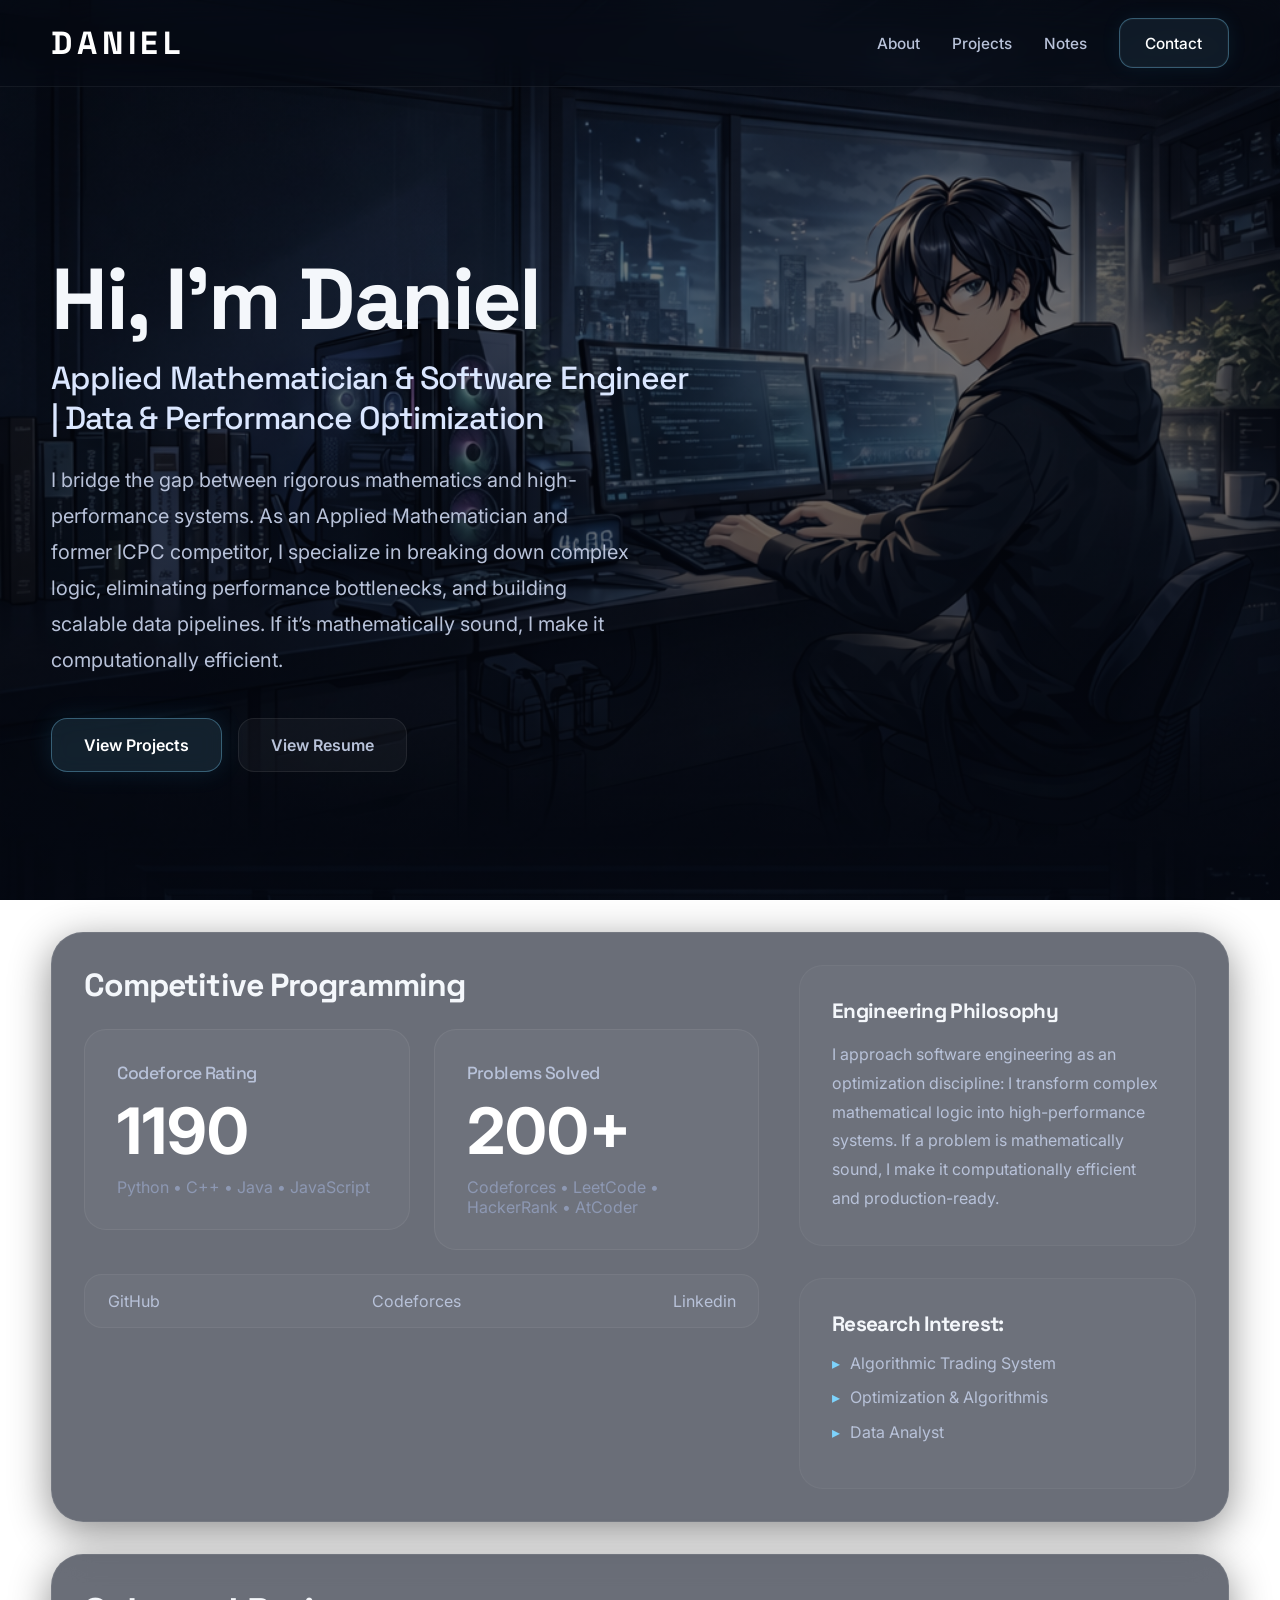
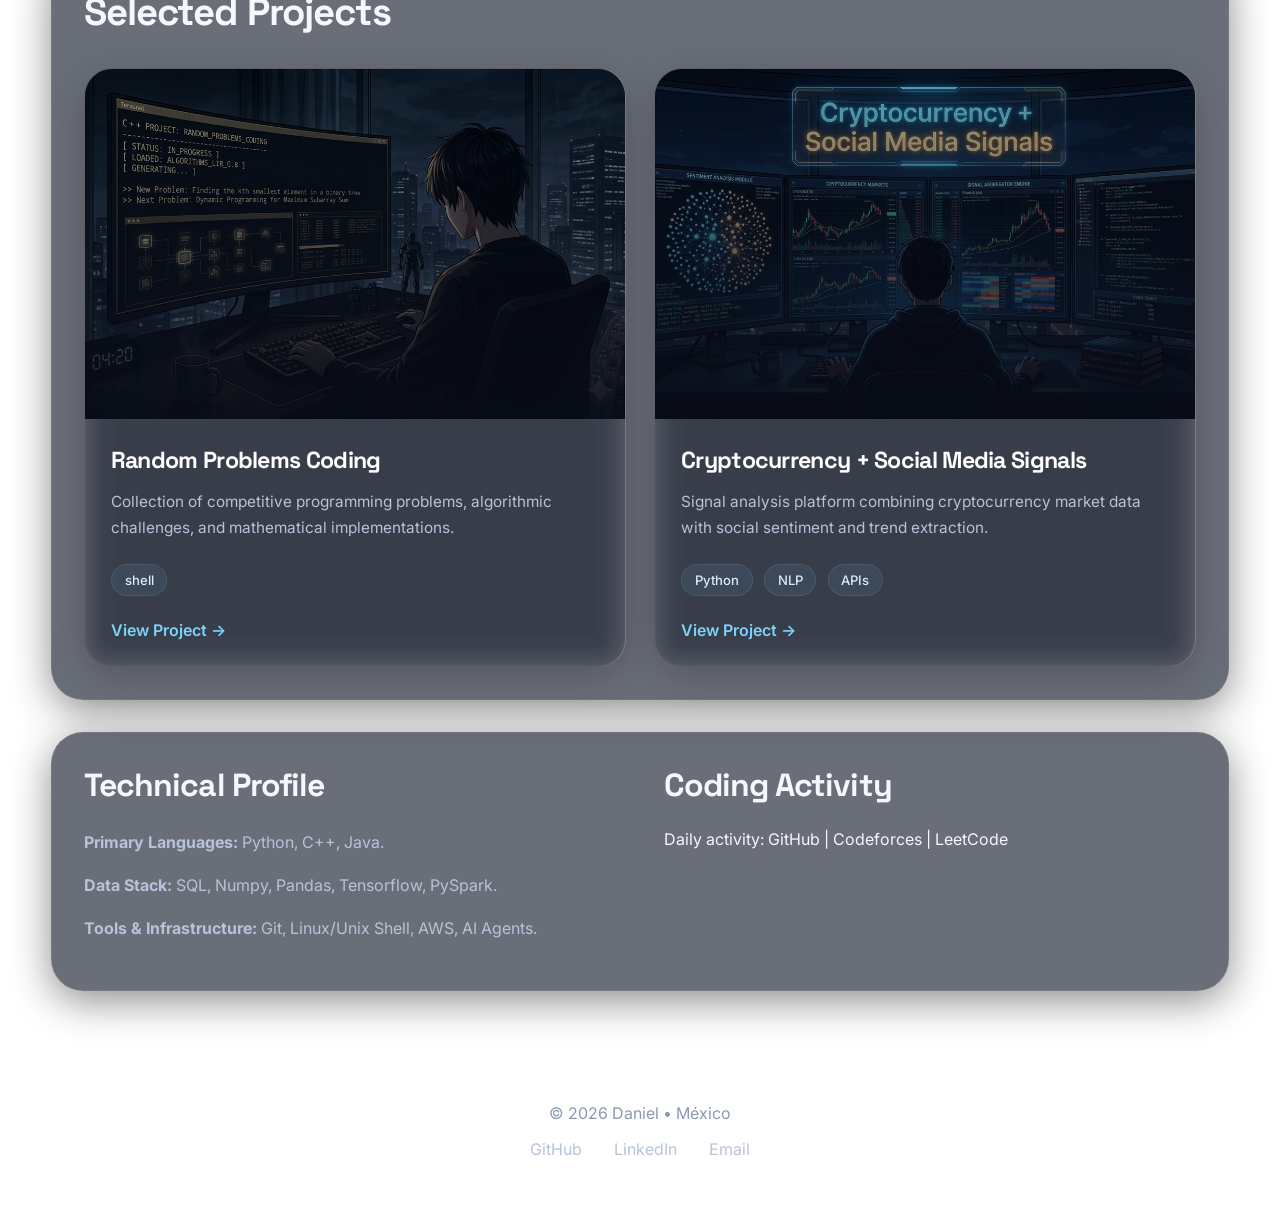
<file: index.html>
<!DOCTYPE html>
<html lang="es">
<head>
    <meta charset="UTF-8">
    <meta name="viewport" content="width=device-width, initial-scale=1.0">
    <title>Daniel</title>
    <link rel="stylesheet" href="style.css">
    <link rel="stylesheet" href="emergente/emergente.css">
</head>
<body>
    <!--Navbar-->
    <nav class="navbar">
        <div class="nav-content">
            <h1 class="logo">DANIEL</h1>
            <div class="nav-links">
                <a href="#about">About</a>
                <a href="#projects">Projects</a>
                <a href="#notes">Notes</a>
                <a href="#" class="btn-contact">Contact</a>
            </div>
        </div>
    </nav>
    <!--Hero/About-->
    <section id="about" class="hero">
        <div class="hero-content">
            <h1>Hi, I'm Daniel </h1>
            <h2>Applied Mathematician & Software Engineer | Data & Performance Optimization</h2>
            <p>
                I bridge the gap between rigorous mathematics and high-performance systems. 
                As an Applied Mathematician and former ICPC competitor, I specialize in breaking down 
                complex logic, eliminating performance bottlenecks, and building scalable data pipelines. 
                If it’s mathematically sound, I make it computationally efficient.
            </p>
            <!--buttons-->
            <div class="hero-buttons">
                <a href="#projects" class="btn-primary">View Projects</a>
                <a href="assets/resume.pdf" class="btn-secondary" target="_blank">View Resume</a>
            </div>
        </div>
    </section>
    <section class="stats-philosophy-section">
    <div class="container main-layout">
        
        <!-- Lado Izquierdo: Programación Competitiva -->
        <div class="left-column">
            <h2>Competitive Programming</h2>
            <div class="stats-grid">
                <a href="Dash/dash.html" class="stat-link">
                    <div class="stat-card">
                        <h3>Codeforce Rating</h3>
                        <p class="number">1190</p> <!-- Rating actualizado -->
                        <p class="techs">Python • C++ • Java • JavaScript</p>
                    </div>
                </a>
                <div class="stat-card">
                    <h3>Problems Solved</h3>
                    <p class="number">200+</p> <!-- Problemas resueltos en plataformas como Codeforces y HackerRank -->
                    <p class="techs">Codeforces • LeetCode • HackerRank • AtCoder</p>
                </div>
            </div>
            
            <!-- Barra de links tipo "Handle" -->
            <div class="links-handle">
                <a href="https://github.com/DANIELROCO09">GitHub</a>
                <a href="#">Codeforces</a>
                <a href="https://www.linkedin.com/in/danielrodriguezcorrea/">Linkedin</a>
            </div>
        </div>

        <!-- Lado Derecho: Filosofía de Ingeniería -->
        <aside class="right-column">
            <div class="philosophy-box">
                <h3>Engineering Philosophy</h3>
                <p>
                    I approach software engineering as an optimization discipline:
                    I transform complex mathematical logic into high-performance systems. 
                    If a problem is mathematically sound, I make it computationally efficient and production-ready.
                </p>
            </div>
            
            <div class="research-box">
                <h4>Research Interest:</h4>
                <ul>
                    <li>Algorithmic Trading System</li>
                    <li>Optimization & Algorithmis</li>
                    <li>Data Analyst</li>
                </ul>
            </div>
        </aside>

    </div>
</section>
    <!--Projects-->
    <section id="projects" class="projects-section">
        <div class="container">
            <h2>Selected Projects</h2>
            <div class="projects-grid" id="projects-grid">
                <!--script de js-->
            </div>
        </div>
    </section>
    <!--Technical Profile-->
    <section class="profile-section">
        <div class="container grid-2">
            <div>
                <h2>Technical Profile</h2>
                <ul class="profile-list">
                    <li><strong>Primary Languages:</strong> Python, C++, Java.</li>
                    <li><strong>Data Stack:</strong> SQL, Numpy, Pandas, Tensorflow, PySpark.</li>
                    <li><strong>Tools & Infrastructure:</strong> Git, Linux/Unix Shell, AWS, AI Agents.</li>
                </ul>
            </div>
            <!--Coding Activity-->
            <div>
                <h2>Coding Activity</h2>
                <p>Daily activity: GitHub | Codeforces | LeetCode</p>
            </div>
        </div>
    </section>
    <!--Emergente-->
    <div id="contactModal" class="modal-overlay">
        <div class="modal-card">
            <button class="close-modal">&times;</button>
            <h2>Let's Connect</h2>
            <a href="mailto:drodriguezcorrea1@gmail.com" class="contact-link">Email </a>
            <a href="https://www.linkedin.com/in/danielrodriguezcorrea/"" target="_blank" class="contact-link">LinkedIn</a>
            <a href="https://github.com/DANIELROCO09" target="_blank" class="contact-link github">GitHub</a>
            <a href="https://wa.me/525539227525" target="_blank" class="contact-link whatsapp">WhatsApp</a>
            <a href="https://calendly.com/daniel-rodriguez-correa" target="_blank" class="contact-link special">Schedule Call</a>
            <a href="assets/resume.pdf" target="_blank" class="contact-link cv-button">View Resume</a>
        </div>
    </div>
    <!--Footer/Contacto-->
    <footer id="contact">
        <div class="container">
            <p>© 2026 Daniel • México</p>
            <div class="social-links">
                <a href="https://github.com/DANIELROCO09" target="_blank">GitHub</a>
                <a href="https://www.linkedin.com/in/danielrodriguezcorrea/" target="_blank">LinkedIn</a>
                <a href="mailto:drodriguezcorrea1@gmail.com">Email</a>
            </div>
        </div>
    </footer>
    <script src="emergente/emergente.js"></script>
    <script src="script.js"></script>

</body>
</html>
</file>
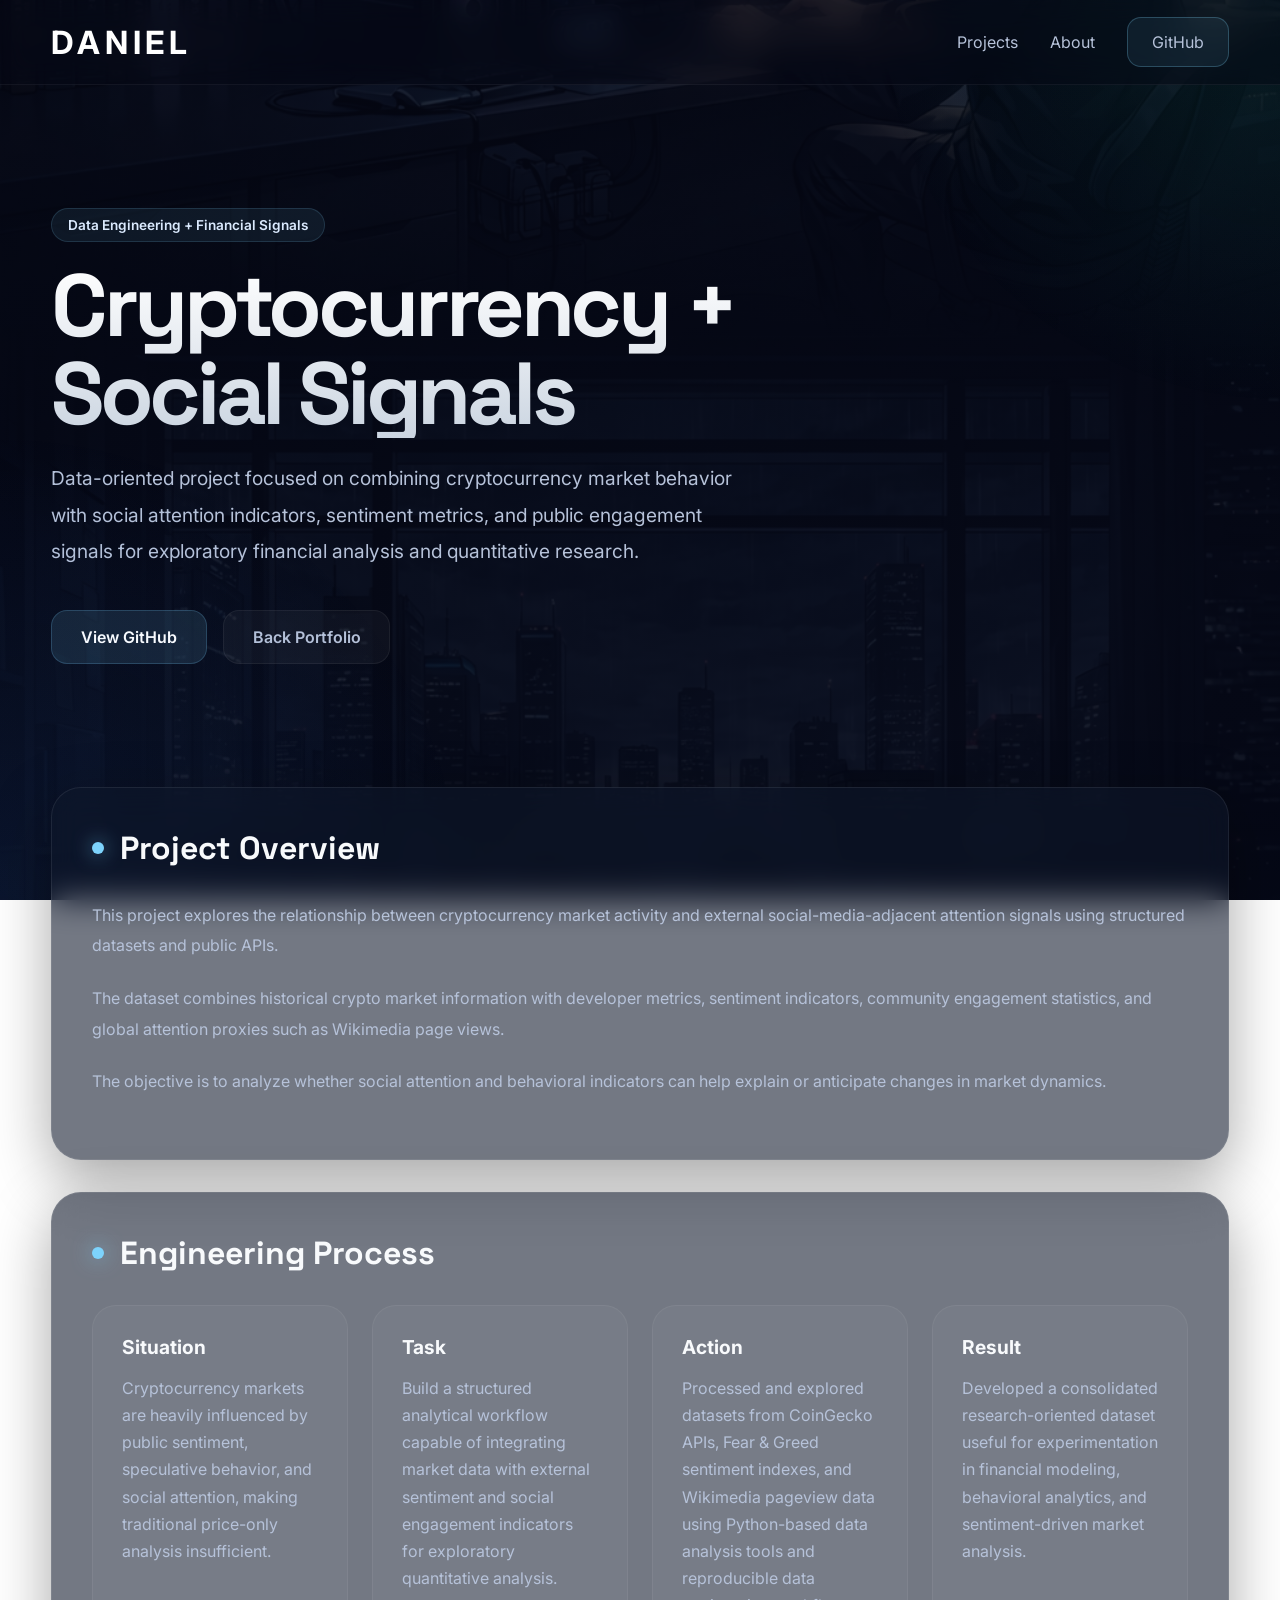
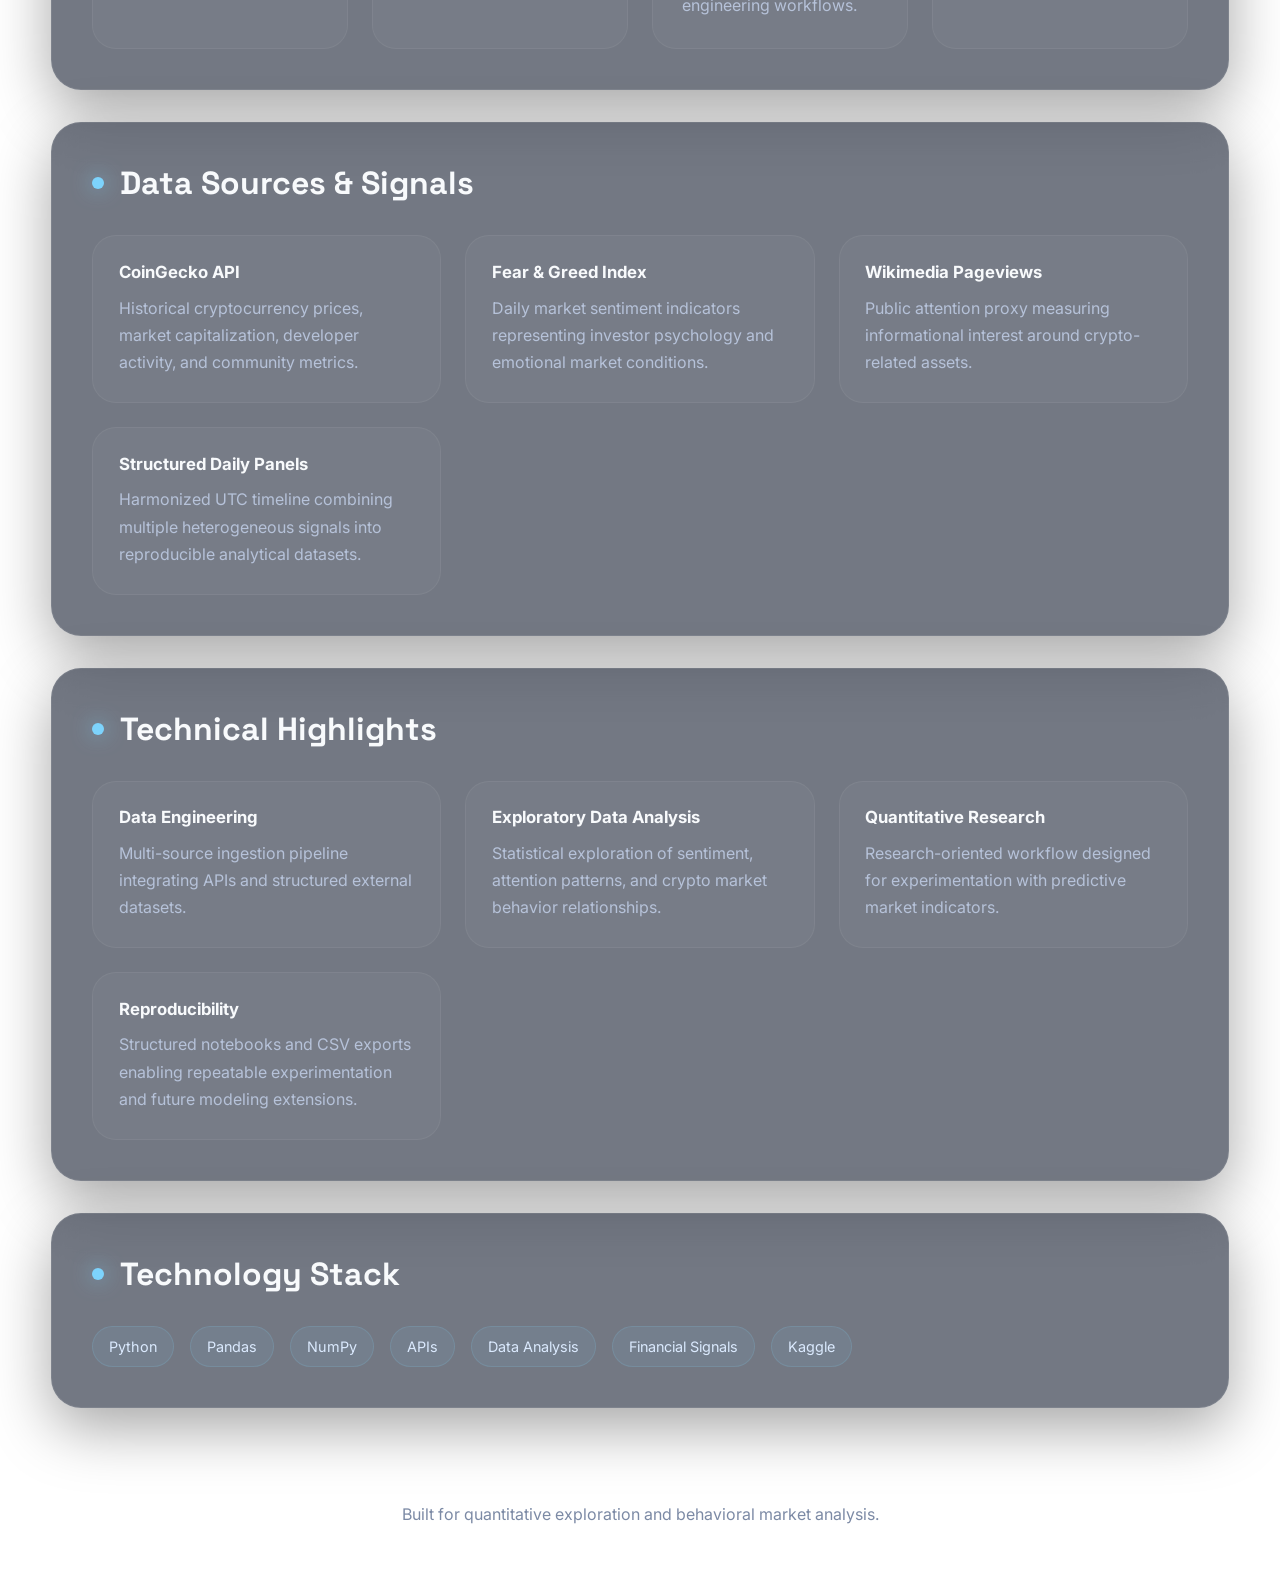
<file: Projects/crypto-signals/crypto-signals.html>
<!DOCTYPE html>
<html lang="en">
<head>

    <meta charset="UTF-8" />

    <meta 
        name="viewport"
        content="width=device-width, initial-scale=1.0"
    />

    <title>Crypto + Social Signals</title>

    <link rel="stylesheet" href="crypto-signals.css" />

</head>

<body>

    <!-- BACKGROUND -->

    <div class="bg-overlay"></div>

    <!-- NAVBAR -->

    <nav class="navbar">

        <div class="nav-container">

            <a href="../../index.html" class="logo">
                DANIEL
            </a>

            <div class="nav-links">

                <a href="../../index.html#projects">
                    Projects
                </a>

                <a href="../../index.html#about">
                    About
                </a>

                <a
                    href="https://github.com/"
                    target="_blank"
                    class="github-btn"
                >
                    GitHub
                </a>

            </div>

        </div>

    </nav>

    <!-- HERO -->

    <section class="hero">

        <div class="hero-content">

            <span class="project-label">
                Data Engineering + Financial Signals
            </span>

            <h1>
                Cryptocurrency + Social Signals
            </h1>

            <p class="hero-description">

                Data-oriented project focused on combining cryptocurrency
                market behavior with social attention indicators,
                sentiment metrics, and public engagement signals
                for exploratory financial analysis and quantitative research.

            </p>

            <div class="hero-buttons">

                <a href="#" class="primary-btn">
                    View GitHub
                </a>

                <a href="../../index.html" class="secondary-btn">
                    Back Portfolio
                </a>

            </div>

        </div>

    </section>

    <!-- OVERVIEW -->

    <section class="overview-section">

        <div class="section-card">

            <div class="section-title">

                <span></span>

                <h2>Project Overview</h2>

            </div>

            <p>

                This project explores the relationship between
                cryptocurrency market activity and external
                social-media-adjacent attention signals using
                structured datasets and public APIs.

            </p>

            <p>

                The dataset combines historical crypto market
                information with developer metrics, sentiment
                indicators, community engagement statistics,
                and global attention proxies such as
                Wikimedia page views.

            </p>

            <p>

                The objective is to analyze whether social
                attention and behavioral indicators can help
                explain or anticipate changes in market dynamics.

            </p>

        </div>

    </section>

    <!-- STAR SECTION -->

    <section class="star-section">

        <div class="section-card">

            <div class="section-title">

                <span></span>

                <h2>Engineering Process</h2>

            </div>

            <div class="star-grid">

                <div class="star-card">

                    <h3>Situation</h3>

                    <p>

                        Cryptocurrency markets are heavily
                        influenced by public sentiment,
                        speculative behavior, and social
                        attention, making traditional price-only
                        analysis insufficient.

                    </p>

                </div>

                <div class="star-card">

                    <h3>Task</h3>

                    <p>

                        Build a structured analytical workflow
                        capable of integrating market data
                        with external sentiment and social
                        engagement indicators for exploratory
                        quantitative analysis.

                    </p>

                </div>

                <div class="star-card">

                    <h3>Action</h3>

                    <p>

                        Processed and explored datasets from
                        CoinGecko APIs, Fear & Greed sentiment
                        indexes, and Wikimedia pageview data
                        using Python-based data analysis tools
                        and reproducible data engineering workflows.

                    </p>

                </div>

                <div class="star-card">

                    <h3>Result</h3>

                    <p>

                        Developed a consolidated research-oriented
                        dataset useful for experimentation in
                        financial modeling, behavioral analytics,
                        and sentiment-driven market analysis.

                    </p>

                </div>

            </div>

        </div>

    </section>

    <!-- DATA SOURCES -->

    <section class="features-section">

        <div class="section-card">

            <div class="section-title">

                <span></span>

                <h2>Data Sources & Signals</h2>

            </div>

            <div class="features-grid">

                <div class="feature-item">

                    <h4>CoinGecko API</h4>

                    <p>

                        Historical cryptocurrency prices,
                        market capitalization, developer
                        activity, and community metrics.

                    </p>

                </div>

                <div class="feature-item">

                    <h4>Fear & Greed Index</h4>

                    <p>

                        Daily market sentiment indicators
                        representing investor psychology
                        and emotional market conditions.

                    </p>

                </div>

                <div class="feature-item">

                    <h4>Wikimedia Pageviews</h4>

                    <p>

                        Public attention proxy measuring
                        informational interest around
                        crypto-related assets.

                    </p>

                </div>

                <div class="feature-item">

                    <h4>Structured Daily Panels</h4>

                    <p>

                        Harmonized UTC timeline combining
                        multiple heterogeneous signals into
                        reproducible analytical datasets.

                    </p>

                </div>

            </div>

        </div>

    </section>

    <!-- TECHNICAL HIGHLIGHTS -->

    <section class="features-section">

        <div class="section-card">

            <div class="section-title">

                <span></span>

                <h2>Technical Highlights</h2>

            </div>

            <div class="features-grid">

                <div class="feature-item">

                    <h4>Data Engineering</h4>

                    <p>

                        Multi-source ingestion pipeline
                        integrating APIs and structured
                        external datasets.

                    </p>

                </div>

                <div class="feature-item">

                    <h4>Exploratory Data Analysis</h4>

                    <p>

                        Statistical exploration of sentiment,
                        attention patterns, and crypto market
                        behavior relationships.

                    </p>

                </div>

                <div class="feature-item">

                    <h4>Quantitative Research</h4>

                    <p>

                        Research-oriented workflow designed
                        for experimentation with predictive
                        market indicators.

                    </p>

                </div>

                <div class="feature-item">

                    <h4>Reproducibility</h4>

                    <p>

                        Structured notebooks and CSV exports
                        enabling repeatable experimentation
                        and future modeling extensions.

                    </p>

                </div>

            </div>

        </div>

    </section>

    <!-- STACK -->

    <section class="stack-section">

        <div class="section-card">

            <div class="section-title">

                <span></span>

                <h2>Technology Stack</h2>

            </div>

            <div class="stack-container">

                <span>Python</span>
                <span>Pandas</span>
                <span>NumPy</span>
                <span>APIs</span>
                <span>Data Analysis</span>
                <span>Financial Signals</span>
                <span>Kaggle</span>

            </div>

        </div>

    </section>

    <!-- FOOTER -->

    <footer class="footer">

        <p>
            Built for quantitative exploration and behavioral market analysis.
        </p>

    </footer>

</body>
</html>
</file>
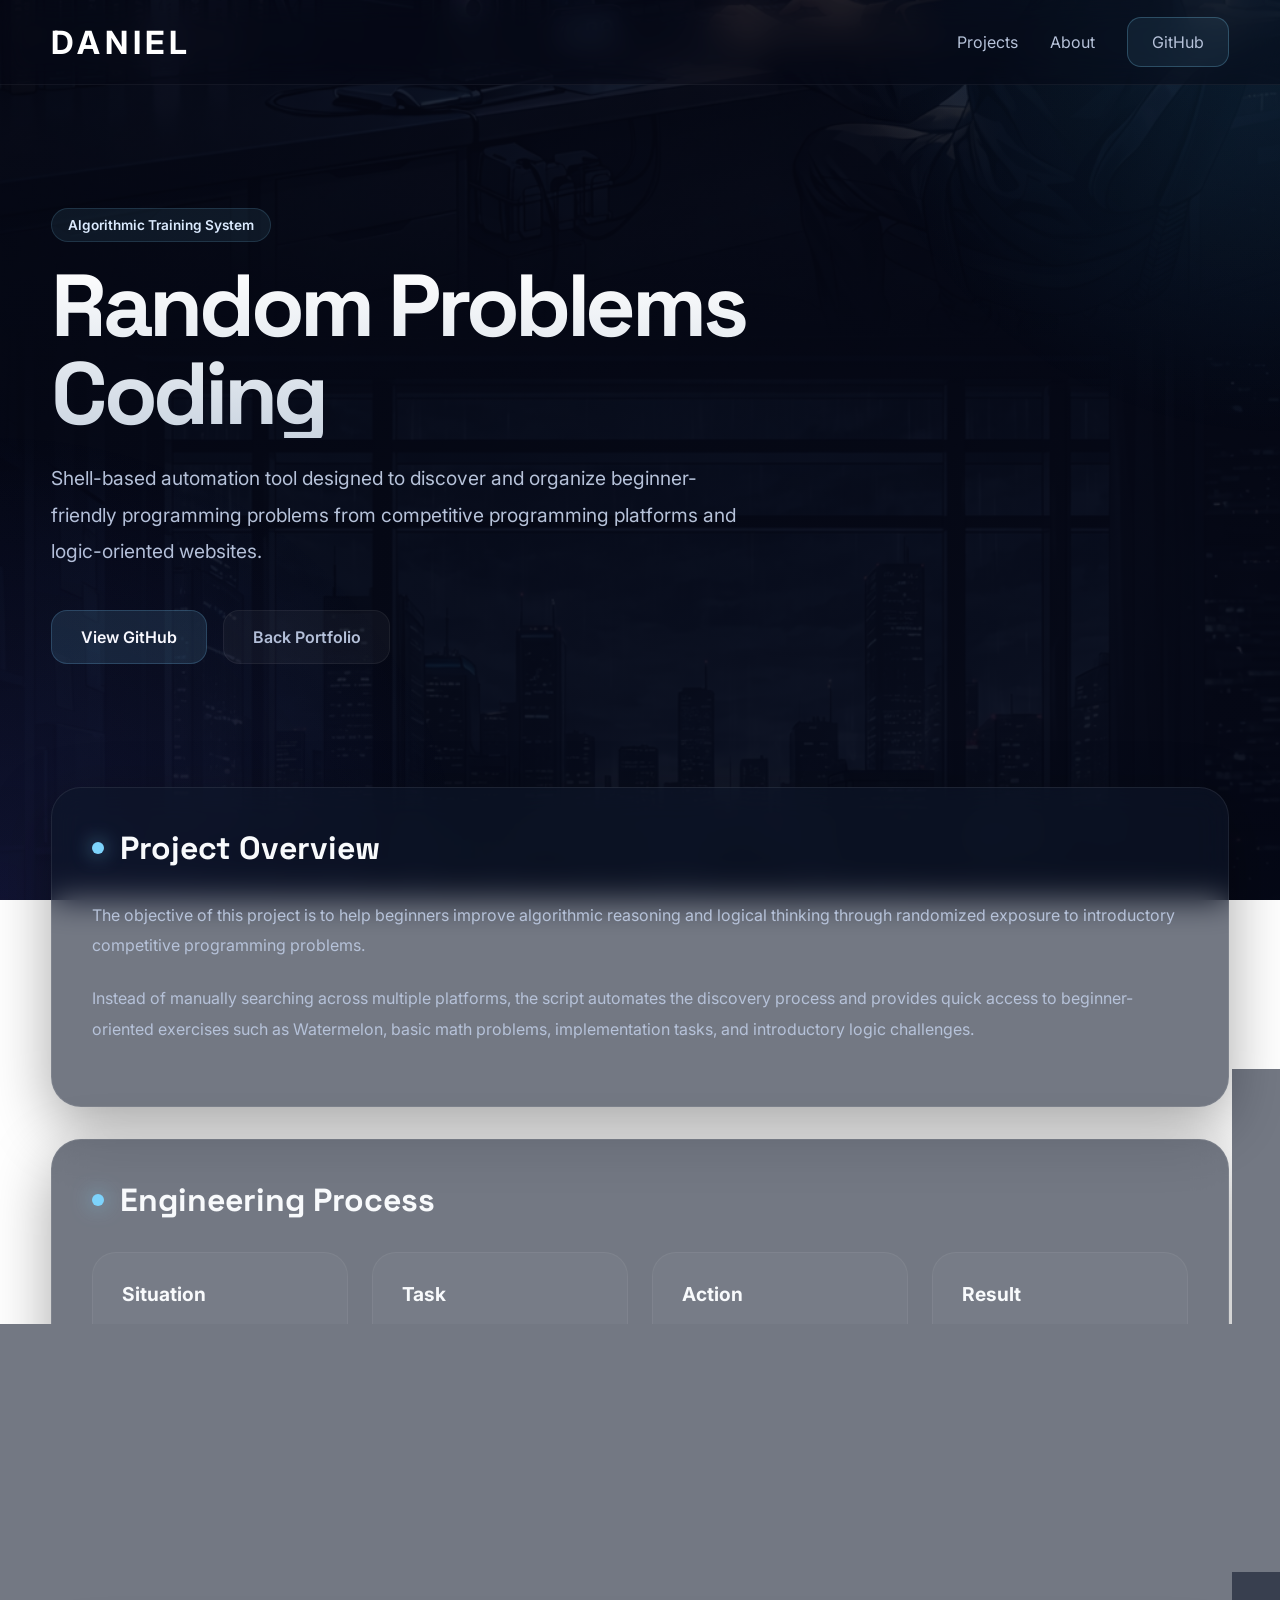
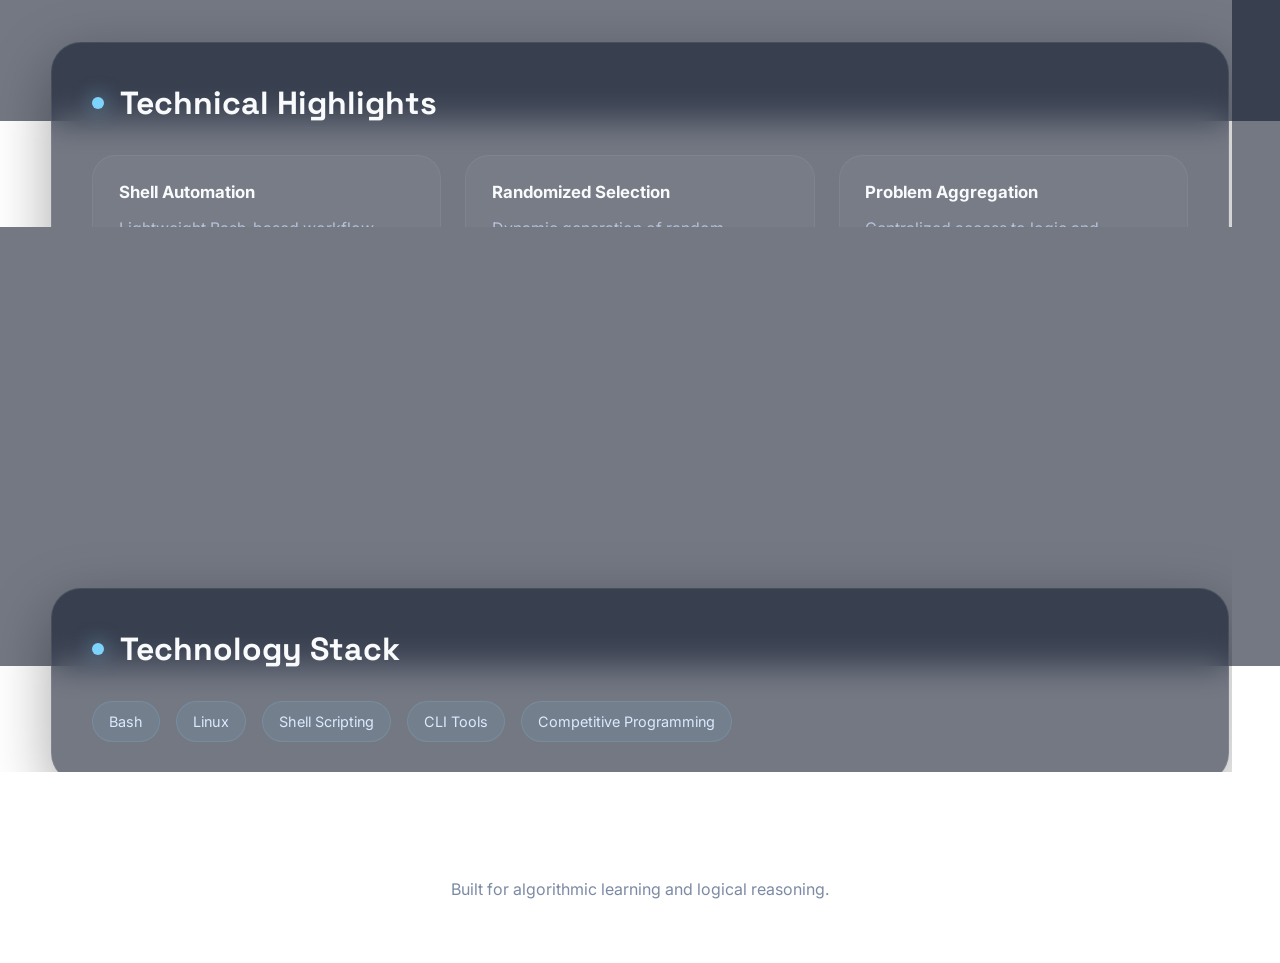
<file: Projects/random-problems/random-problems.html>
<!DOCTYPE html>
<html lang="en">
<head>
    <meta charset="UTF-8" />
    <meta name="viewport" content="width=device-width, initial-scale=1.0" />

    <title>Random Problems Coding</title>

    <link rel="stylesheet" href="random-problems.css" />
</head>

<body>

    <!-- BACKGROUND GLOW -->
    <div class="bg-overlay"></div>

    <!-- NAVBAR -->

    <nav class="navbar">

        <div class="nav-container">

            <a href="../../index.html" class="logo">
                DANIEL
            </a>

            <div class="nav-links">
                <a href="../../index.html#projects">Projects</a>
                <a href="../../index.html#about">About</a>

                <a 
                    href="https://github.com/DANIELROCO09"
                    target="_blank"
                    class="github-btn"
                >
                    GitHub
                </a>
            </div>

        </div>

    </nav>
    <!-- HERO -->
    <section class="hero">
        <div class="hero-content">
            <span class="project-label">
                Algorithmic Training System
            </span>

            <h1>
                Random Problems Coding
            </h1>

            <p class="hero-description">

                Shell-based automation tool designed to discover and organize
                beginner-friendly programming problems from competitive
                programming platforms and logic-oriented websites.

            </p>

            <div class="hero-buttons">

                <a href="https://github.com/DANIELROCO09/codeforces-random" class="primary-btn">
                    View GitHub
                </a>

                <a href="../../index.html" class="secondary-btn">
                    Back Portfolio
                </a>

            </div>

        </div>

    </section>

    <!-- OVERVIEW -->

    <section class="overview-section">

        <div class="section-card">

            <div class="section-title">
                <span></span>
                <h2>Project Overview</h2>
            </div>

            <p>

                The objective of this project is to help beginners improve
                algorithmic reasoning and logical thinking through randomized
                exposure to introductory competitive programming problems.

            </p>

            <p>

                Instead of manually searching across multiple platforms,
                the script automates the discovery process and provides
                quick access to beginner-oriented exercises such as
                Watermelon, basic math problems, implementation tasks,
                and introductory logic challenges.

            </p>

        </div>

    </section>

    <!-- STAR SECTION -->

    <section class="star-section">

        <div class="section-card">

            <div class="section-title">
                <span></span>
                <h2>Engineering Process</h2>
            </div>

            <div class="star-grid">

                <div class="star-card">

                    <h3>Situation</h3>

                    <p>
                        Beginner programmers often struggle to find
                        appropriate problems for developing logical
                        reasoning without becoming overwhelmed by
                        advanced competitive programming content.
                    </p>

                </div>

                <div class="star-card">

                    <h3>Task</h3>

                    <p>
                        Design a lightweight automation system capable
                        of gathering randomized beginner-level problems
                        from multiple online sources using a terminal-first
                        workflow.
                    </p>

                </div>

                <div class="star-card">

                    <h3>Action</h3>

                    <p>
                        Developed a shell-based script that fetches,
                        filters, and organizes beginner-friendly
                        algorithmic challenges while maintaining
                        simplicity and minimal system overhead.
                    </p>

                </div>

                <div class="star-card">

                    <h3>Result</h3>

                    <p>
                        Created a fast and practical learning utility
                        for improving problem-solving consistency,
                        logical thinking, and exposure to algorithmic
                        patterns for novice programmers.
                    </p>

                </div>

            </div>

        </div>

    </section>

    <!-- FEATURES -->

    <section class="features-section">

        <div class="section-card">

            <div class="section-title">
                <span></span>
                <h2>Technical Highlights</h2>
            </div>

            <div class="features-grid">

                <div class="feature-item">
                    <h4>Shell Automation</h4>
                    <p>
                        Lightweight Bash-based workflow optimized for
                        terminal environments.
                    </p>
                </div>

                <div class="feature-item">
                    <h4>Randomized Selection</h4>
                    <p>
                        Dynamic generation of random beginner-level
                        exercises for consistent daily practice.
                    </p>
                </div>

                <div class="feature-item">
                    <h4>Problem Aggregation</h4>
                    <p>
                        Centralized access to logic and competitive
                        programming exercises from multiple platforms.
                    </p>
                </div>

                <div class="feature-item">
                    <h4>Learning Focused</h4>
                    <p>
                        Prioritizes algorithmic intuition and reasoning
                        rather than difficulty escalation.
                    </p>
                </div>

            </div>

        </div>

    </section>

    <!-- STACK -->

    <section class="stack-section">

        <div class="section-card">

            <div class="section-title">
                <span></span>
                <h2>Technology Stack</h2>
            </div>

            <div class="stack-container">

                <span>Bash</span>
                <span>Linux</span>
                <span>Shell Scripting</span>
                <span>CLI Tools</span>
                <span>Competitive Programming</span>

            </div>

        </div>

    </section>

    <!-- FOOTER -->

    <footer class="footer">

        <p>
            Built for algorithmic learning and logical reasoning.
        </p>

    </footer>

</body>
</html>
</file>
<file: style.css>
@import url('https://fonts.googleapis.com/css2?family=Inter:wght@300;400;500;600;700&family=Space+Grotesk:wght@400;500;700&display=swap');

:root{
    --bg:#060b16;
    --bg-secondary:#0b1220;

    --primary:#7dd3fc;
    --primary-strong:#38bdf8;

    --text:#f4f7fb;
    --text-soft:#b8c2d9;
    --text-muted:#8d98b3;

    --card-bg:rgba(15,22,38,0.62);
    --card-border:rgba(255,255,255,0.08);

    --shadow:
    0 10px 40px rgba(0,0,0,0.45);

    --blur:blur(18px);
}

*{
    margin:0;
    padding:0;
    box-sizing:border-box;
}

html{
    scroll-behavior:smooth;
}

body{
    font-family:'Inter',sans-serif;
    color:var(--text);
    background:
    linear-gradient(
        rgba(4,8,18,0.45),
        rgba(4,8,18,0.68)
    ),
    url('assets/fondo.png');

    background-size:cover;
    background-position:center top;
    background-attachment:fixed;

    min-height:100vh;
    overflow-x:hidden;
}

/* =========================
   GLOBAL
========================= */

.container{
    width:min(1220px,92%);
    margin:auto;
}

h1,h2,h3,h4{
    font-family:'Space Grotesk',sans-serif;
    letter-spacing:-0.03em;
}

section{
    position:relative;
    z-index:2;
}

/* =========================
   NAVBAR
========================= */

.navbar{
    position:fixed;
    top:0;
    width:100%;
    z-index:1000;

    background:rgba(6,11,22,0.38);

    backdrop-filter:var(--blur);
    -webkit-backdrop-filter:var(--blur);

    border-bottom:1px solid rgba(255,255,255,0.06);
}

.nav-content{
    width:min(1220px,92%);
    margin:auto;

    height:86px;

    display:flex;
    align-items:center;
    justify-content:space-between;
}

.logo{
    font-size:2rem;
    font-weight:700;
    letter-spacing:0.15em;
    color:white;
}

.nav-links{
    display:flex;
    align-items:center;
    gap:2rem;
}

.nav-links a{
    text-decoration:none;
    color:var(--text-soft);

    font-size:0.96rem;
    font-weight:500;

    transition:0.3s ease;
}

.nav-links a:hover{
    color:white;
}

.btn-contact{
    padding:0.9rem 1.6rem;

    border-radius:14px;

    border:1px solid rgba(125,211,252,0.35);

    background:rgba(125,211,252,0.08);

    color:white !important;

    box-shadow:
    inset 0 0 0 1px rgba(255,255,255,0.03),
    0 0 20px rgba(56,189,248,0.08);

    transition:0.35s ease;
}

.btn-contact:hover{
    transform:translateY(-2px);

    background:rgba(125,211,252,0.14);

    box-shadow:
    0 0 25px rgba(56,189,248,0.15);
}

/* =========================
   HERO
========================= */

.hero{
    min-height:100vh;
    display:flex;
    align-items:center;
    padding-top:8rem;
    padding-left: 4%;
}

.hero-content{
    max-width:640px;
}

.hero-content h1{
    font-size:5.4rem;
    line-height:1;
    margin-bottom:1rem;
}

.hero-content h2{
    font-size:2rem;
    font-weight:500;

    color:#dbe7ff;

    margin-bottom:1.5rem;
}

.hero-content p{
    font-size:1.25rem;
    line-height:1.8;

    color:var(--text-soft);

    max-width:580px;
}

.hero-buttons{
    display:flex;
    gap:1rem;
    margin-top:2.5rem;
}

.btn-primary,
.btn-secondary{
    text-decoration:none;

    padding:1rem 2rem;

    border-radius:16px;

    font-weight:600;

    transition:0.35s ease;
}

.btn-primary{
    background:rgba(125,211,252,0.12);

    border:1px solid rgba(125,211,252,0.35);

    color:white;

    backdrop-filter:blur(10px);

    box-shadow:
    0 0 25px rgba(56,189,248,0.12);
}

.btn-primary:hover{
    transform:translateY(-4px);

    box-shadow:
    0 10px 40px rgba(56,189,248,0.22);
}

.btn-secondary{
    background:rgba(255,255,255,0.04);

    border:1px solid rgba(255,255,255,0.08);

    color:var(--text-soft);
}

.btn-secondary:hover{
    background:rgba(255,255,255,0.08);
    color:white;
}

/* =========================
   GLASS PANELS
========================= */

.stats-philosophy-section,
.projects-section,
.profile-section{
    margin-top:2rem;
    margin-bottom:2rem;
}

.main-layout,
.projects-section .container,
.profile-section .container{
    background:var(--card-bg);

    border:1px solid var(--card-border);

    border-radius:32px;

    backdrop-filter:var(--blur);
    -webkit-backdrop-filter:var(--blur);

    box-shadow:var(--shadow);

    padding:2rem;
}

/* =========================
   STATS + PHILOSOPHY
========================= */

.main-layout{
    display:grid;
    grid-template-columns:1.7fr 1fr;
    gap:2.5rem;
}

.left-column h2{
    font-size:2rem;
    margin-bottom:1.5rem;
}

.stats-grid{
    display:grid;
    grid-template-columns:1fr 1fr;
    gap:1.5rem;
}

.stat-card{
    background:rgba(255,255,255,0.03);

    border:1px solid rgba(255,255,255,0.06);

    border-radius:22px;

    padding:2rem;

    transition:0.35s ease;
}

.stat-card:hover{
    transform:translateY(-6px);

    background:rgba(255,255,255,0.05);
}

.stat-card h3{
    font-size:1.1rem;
    color:var(--text-soft);
    font-weight:500;
}

.number{
    font-size:4rem;
    font-weight:700;
    margin:0.5rem 0;

    color:white;
}

.techs{
    color:var(--text-muted);
}

.links-handle{
    margin-top:1.5rem;

    display:flex;
    justify-content:space-between;
    align-items:center;

    background:rgba(255,255,255,0.03);

    border:1px solid rgba(255,255,255,0.05);

    border-radius:18px;

    padding:1rem 1.4rem;
}

.links-handle a{
    text-decoration:none;
    color:var(--text-soft);

    transition:0.3s;
}

.links-handle a:hover{
    color:white;
}

/* RIGHT */

.right-column{
    display:flex;
    flex-direction:column;
    justify-content:space-between;
    gap:2rem;
}

.philosophy-box,
.research-box{
    background:rgba(255,255,255,0.025);

    border:1px solid rgba(255,255,255,0.04);

    border-radius:24px;

    padding:2rem;
}

.philosophy-box h3,
.research-box h4{
    margin-bottom:1rem;
    font-size:1.3rem;
}

.philosophy-box p{
    color:var(--text-soft);
    line-height:1.8;
}

.research-box ul{
    list-style:none;
}

.research-box li{
    margin-bottom:0.9rem;
    color:var(--text-soft);
}

.research-box li::before{
    content:"▸";
    margin-right:10px;
    color:var(--primary);
}

/* =========================
   PROJECTS
========================= */

.projects-section h2{
    font-size:2.2rem;
    margin-bottom:2rem;
}

.projects-grid{
    display:grid;
    grid-template-columns:repeat(auto-fit,minmax(320px,1fr));
    gap:1.8rem;
}

.project-card{
    overflow:hidden;

    background:rgba(255,255,255,0.03);

    border:1px solid rgba(255,255,255,0.06);

    border-radius:24px;

    transition:0.35s ease;
}

.project-card:hover{
    transform:translateY(-8px);

    box-shadow:
    0 20px 50px rgba(0,0,0,0.45);
}

.project-card img{
    width:100%;
    height:220px;
    object-fit:cover;
}

.project-card-content{
    padding:1.5rem;
}

.project-card h3{
    font-size:1.35rem;
    margin-bottom:0.8rem;
}

.project-card p{
    color:var(--text-soft);
    line-height:1.7;
}

/* =========================
   PROFILE
========================= */

.grid-2{
    display:grid;
    grid-template-columns:1fr 1fr;
    gap:3rem;
}

.profile-section h2{
    margin-bottom:1.5rem;
    font-size:2rem;
}

.profile-list{
    list-style:none;
}

.profile-list li{
    margin-bottom:1rem;
    color:var(--text-soft);
    line-height:1.7;
}

/* =========================
   FOOTER
========================= */

footer{
    padding:5rem 0 3rem;

    text-align:center;
}

footer p{
    color:var(--text-muted);
    margin-bottom:1rem;
}

.social-links{
    display:flex;
    justify-content:center;
    gap:2rem;
}

.social-links a{
    text-decoration:none;
    color:var(--text-soft);

    transition:0.3s;
}

.social-links a:hover{
    color:white;
}

/* =========================
   RESPONSIVE
========================= */

@media (max-width:1024px){

    .hero-content h1{
        font-size:4.2rem;
    }

    .main-layout{
        grid-template-columns:1fr;
    }

    .grid-2{
        grid-template-columns:1fr;
    }
}

@media (max-width:768px){

    .nav-links{
        gap:1rem;
    }

    .hero{
        text-align:center;
    }

    .hero-buttons{
        justify-content:center;
        flex-wrap:wrap;
    }

    .hero-content{
        margin:auto;
    }

    .hero-content h1{
        font-size:3.3rem;
    }

    .hero-content h2{
        font-size:1.5rem;
    }

    .stats-grid{
        grid-template-columns:1fr;
    }

    .links-handle{
        flex-wrap:wrap;
        gap:1rem;
    }
}

@media (max-width:560px){

    .nav-links a:not(.btn-contact){
        display:none;
    }

    .hero-content h1{
        font-size:2.7rem;
    }

    .hero-content p{
        font-size:1rem;
    }

    .btn-primary,
    .btn-secondary{
        width:100%;
    }
}

/* =========================
   PROJECT CARDS
========================= */

.projects-section h2{
    font-size:2.4rem;
    margin-bottom:2rem;
}

.projects-grid{
    display:grid;

    grid-template-columns:
    repeat(auto-fit,minmax(320px,1fr));

    gap:1.8rem;
}

.project-card{
    position:relative;

    overflow:hidden;

    border-radius:28px;

    background:rgba(255,255,255,0.035);

    border:1px solid rgba(255,255,255,0.06);

    backdrop-filter:blur(14px);

    transition:
    transform 0.35s ease,
    box-shadow 0.35s ease,
    border 0.35s ease;

    box-shadow:
    0 10px 40px rgba(0,0,0,0.22);
}

.project-card:hover{
    transform:translateY(-8px);

    border:1px solid rgba(125,211,252,0.18);

    box-shadow:
    0 25px 60px rgba(0,0,0,0.35);
}

/* IMAGE */

.project-image{
    position:relative;

    overflow:hidden;

    height:350px;
}

.project-image img{
    width:100%;
    height:100%;

    object-fit:cover;
    
    transition:
    transform 0.6s ease,
    filter 0.4s ease;

    filter:
    brightness(0.78)
    contrast(1.05);
}

.project-card:hover img{
    transform:scale(1.05);

    filter:
    brightness(0.92)
    contrast(1.08);
}

/* overlay cinematic */

.project-image::after{
    content:"";

    position:absolute;
    inset:0;

    background:
    linear-gradient(
        to top,
        rgba(8,12,24,0.92),
        rgba(8,12,24,0.12)
    );
}

/* CONTENT */

.project-card-content{
    padding:1.6rem;
}

.project-card-content h3{
    font-size:1.45rem;

    margin-bottom:0.9rem;

    color:white;
}

.project-card-content p{
    color:var(--text-soft);

    line-height:1.7;

    font-size:0.96rem;

    margin-bottom:1.4rem;
}

/* TECH STACK */

.project-tech{
    display:flex;
    flex-wrap:wrap;
    gap:0.7rem;

    margin-bottom:1.5rem;
}

.tech-badge{
    padding:0.45rem 0.8rem;

    border-radius:999px;

    background:rgba(125,211,252,0.08);

    border:1px solid rgba(125,211,252,0.12);

    color:#dbeafe;

    font-size:0.82rem;
    font-weight:500;
}

/* FOOTER */

.project-footer{
    display:flex;
    justify-content:space-between;
    align-items:center;
}

.project-link{
    text-decoration:none;

    color:var(--primary);

    font-weight:600;

    transition:0.3s ease;
}

.project-link:hover{
    color:white;
}

.stat-link{

    text-decoration:none;

    color:inherit;

    display:block;
}
</file>
<file: emergente/emergente.css>
.modal-overlay {
    display: none;
    position: fixed;
    top: 0; left: 0;
    width: 100%; height: 100%;
    background: rgba(0, 0, 0, 0.7);
    backdrop-filter: blur(10px); 
    z-index: 9999;
    justify-content: center;
    align-items: center;
}
.modal-overlay.active {
    display: flex;
}
.modal-card {
    background: rgba(15, 23, 42, 0.9); 
    border: 1px solid rgba(0, 212, 255, 0.3); 
    border-radius: 20px;
    padding: 2.5rem;
    width: 90%;
    max-width: 400px;
    text-align: center;
    position: relative;
    box-shadow: 0 10px 40px rgba(0, 0, 0, 0.5);
}
.modal-card h2 {
    color: #fff;
    margin-bottom: 20px;
    font-size: 1.8rem;
}
.contact-grid {
    display: flex;
    flex-direction: column;
    gap: 12px;
    margin-top: 20px;;
}
.contact-link {
    width:100%;
    display: flex;
    align-items: center;
    justify-content: center;
    padding: 18px;
    border-radius: 10px;
    background: rgba(255, 255, 255, 0.05);
    color: #fff;
    text-decoration: none;
    font-weight: 500;
    transition: 0.3s all ease;
    border: 1px solid rgba(255, 255, 255, 0.1);
}
.contact-link:hover {
    background: rgba(0, 212, 255, 0.2);
    border-color: #00d4ff;
    transform: translateY(-3px);
}
.contact-link.special {
    background: linear-gradient(45deg, #00d4ff, #0055ff);
    color: #000;
    font-weight: 700;
}
.close-modal {
    position: absolute;
    top: 15px; right: 15px;
    background: none;
    border: none;
    color: #64748b;
    font-size: 1.5rem;
    cursor: pointer;
}
.contact-link.whatsapp:hover {
    background: rgba(37, 211, 102, 0.1); 
    border-color: #25D366;
    color: #25D366;
    box-shadow: 0 0 20px rgba(37, 211, 102, 0.2);
    transform: translateY(-2px);
}
.contact-link.cv-button {
    border-color: rgba(0, 212, 255, 0.5); 
    background: rgba(0, 212, 255, 0.05);
}
.contact-link.cv-button:hover {
    background: rgba(0, 212, 255, 0.2);
    color: #00d4ff;
}
</file>
<file: Projects/crypto-signals/crypto-signals.css>
@import url('https://fonts.googleapis.com/css2?family=Inter:wght@300;400;500;600;700&family=Space+Grotesk:wght@400;500;700&display=swap');

:root{

    --bg:#050816;
    --card:#0f172acc;

    --primary:#7dd3fc;

    --text:#f8fafc;
    --text-soft:#b6c2d9;
    --text-muted:#7c8aa5;

    --border:rgba(255,255,255,0.08);

    --shadow:
    0 20px 60px rgba(0,0,0,0.35);
}

*{
    margin:0;
    padding:0;
    box-sizing:border-box;
}

html{
    scroll-behavior:smooth;
}

body{

    font-family:'Inter',sans-serif;

    background:
    linear-gradient(
        rgba(5,8,22,0.76),
        rgba(5,8,22,0.92)
    ),
    url('../../assets/fondo.png');

    background-size:cover;
    background-position:center;
    background-attachment:fixed;

    color:var(--text);

    overflow-x:hidden;
}

/* BACKGROUND FX */

.bg-overlay{

    position:fixed;
    inset:0;

    background:
    radial-gradient(
        circle at top right,
        rgba(56,189,248,0.12),
        transparent 28%
    ),
    radial-gradient(
        circle at bottom left,
        rgba(99,102,241,0.12),
        transparent 30%
    );

    pointer-events:none;
}

/* NAVBAR */

.navbar{

    position:sticky;
    top:0;

    backdrop-filter:blur(16px);

    background:rgba(5,8,22,0.45);

    border-bottom:1px solid rgba(255,255,255,0.05);

    z-index:1000;
}

.nav-container{

    width:min(1200px,92%);
    margin:auto;

    height:84px;

    display:flex;
    align-items:center;
    justify-content:space-between;
}

.logo{

    text-decoration:none;

    color:white;

    font-size:2rem;
    font-weight:700;

    letter-spacing:0.15em;
}

.nav-links{

    display:flex;
    align-items:center;
    gap:2rem;
}

.nav-links a{

    text-decoration:none;

    color:var(--text-soft);

    transition:0.3s ease;
}

.nav-links a:hover{
    color:white;
}

.github-btn{

    padding:0.9rem 1.5rem;

    border-radius:14px;

    border:1px solid rgba(125,211,252,0.25);

    background:rgba(125,211,252,0.08);
}

/* HERO */

.hero{

    min-height:78vh;

    width:min(1200px,92%);
    margin:auto;

    display:flex;
    align-items:center;
}

.hero-content{

    max-width:760px;
}

.project-label{

    display:inline-block;

    margin-bottom:1.2rem;

    padding:0.5rem 1rem;

    border-radius:999px;

    background:rgba(125,211,252,0.08);

    border:1px solid rgba(125,211,252,0.15);

    color:#dbeafe;

    font-size:0.85rem;
    font-weight:600;
}

.hero h1{

    font-family:'Space Grotesk',sans-serif;

    font-size:5.5rem;

    line-height:1;

    margin-bottom:1.4rem;

    letter-spacing:-0.05em;

    background:
    linear-gradient(
        to bottom,
        #ffffff,
        #cbd5e1
    );

    -webkit-background-clip:text;
    -webkit-text-fill-color:transparent;
}

.hero-description{

    font-size:1.2rem;

    line-height:1.9;

    color:var(--text-soft);

    max-width:700px;
}

.hero-buttons{

    margin-top:2.5rem;

    display:flex;
    gap:1rem;
}

.primary-btn,
.secondary-btn{

    text-decoration:none;

    padding:1rem 1.8rem;

    border-radius:16px;

    font-weight:600;

    transition:0.3s ease;
}

.primary-btn{

    background:rgba(125,211,252,0.12);

    border:1px solid rgba(125,211,252,0.2);

    color:white;
}

.secondary-btn{

    background:rgba(255,255,255,0.04);

    border:1px solid rgba(255,255,255,0.06);

    color:var(--text-soft);
}

.primary-btn:hover,
.secondary-btn:hover{

    transform:translateY(-3px);
}

/* SECTIONS */

.overview-section,
.star-section,
.features-section,
.stack-section{

    width:min(1200px,92%);
    margin:0 auto 2rem;
}

.section-card{

    background:rgba(15,23,42,0.58);

    border:1px solid var(--border);

    border-radius:30px;

    padding:2.5rem;

    backdrop-filter:blur(16px);

    box-shadow:var(--shadow);
}

.section-title{

    display:flex;
    align-items:center;
    gap:1rem;

    margin-bottom:2rem;
}

.section-title span{

    width:12px;
    height:12px;

    border-radius:50%;

    background:var(--primary);

    box-shadow:
    0 0 20px rgba(125,211,252,0.7);
}

.section-title h2{

    font-family:'Space Grotesk',sans-serif;

    font-size:2rem;
}

/* OVERVIEW */

.overview-section p{

    color:var(--text-soft);

    line-height:1.9;

    margin-bottom:1.4rem;
}

/* STAR */

.star-grid{

    display:grid;

    grid-template-columns:
    repeat(auto-fit,minmax(240px,1fr));

    gap:1.5rem;
}

.star-card{

    padding:1.8rem;

    border-radius:24px;

    background:rgba(255,255,255,0.03);

    border:1px solid rgba(255,255,255,0.05);
}

.star-card h3{

    margin-bottom:1rem;

    font-size:1.2rem;
}

.star-card p{

    color:var(--text-soft);

    line-height:1.7;
}

/* FEATURES */

.features-grid{

    display:grid;

    grid-template-columns:
    repeat(auto-fit,minmax(260px,1fr));

    gap:1.5rem;
}

.feature-item{

    padding:1.6rem;

    border-radius:24px;

    background:rgba(255,255,255,0.03);

    border:1px solid rgba(255,255,255,0.05);
}

.feature-item h4{

    margin-bottom:0.8rem;

    font-size:1.05rem;
}

.feature-item p{

    color:var(--text-soft);

    line-height:1.7;
}

/* STACK */

.stack-container{

    display:flex;
    flex-wrap:wrap;
    gap:1rem;
}

.stack-container span{

    padding:0.7rem 1rem;

    border-radius:999px;

    background:rgba(125,211,252,0.08);

    border:1px solid rgba(125,211,252,0.15);

    color:#dbeafe;

    font-size:0.9rem;
}

/* FOOTER */

.footer{

    padding:4rem 0;

    text-align:center;
}

.footer p{

    color:var(--text-muted);
}

/* RESPONSIVE */

@media(max-width:768px){

    .hero h1{
        font-size:3.8rem;
    }

    .hero-description{
        font-size:1rem;
    }

    .hero-buttons{
        flex-direction:column;
    }

    .primary-btn,
    .secondary-btn{
        width:100%;
        text-align:center;
    }

    .nav-links{
        gap:1rem;
    }
}

@media(max-width:560px){

    .hero h1{
        font-size:3rem;
    }

    .section-card{
        padding:1.6rem;
    }

    .nav-links a:not(.github-btn){
        display:none;
    }
}

.bg-overlay{

    position:fixed;
    inset:0;

    background:
    radial-gradient(
        circle at top right,
        rgba(16,185,129,0.10),
        transparent 26%
    ),
    radial-gradient(
        circle at bottom left,
        rgba(59,130,246,0.10),
        transparent 30%
    );

    pointer-events:none;
}
</file>
<file: Projects/random-problems/random-problems.css>
@import url('https://fonts.googleapis.com/css2?family=Inter:wght@300;400;500;600;700&family=Space+Grotesk:wght@400;500;700&display=swap');

:root{
    --bg:#050816;
    --card:#0f172acc;
    --primary:#7dd3fc;
    --text:#f8fafc;
    --text-soft:#b6c2d9;
    --text-muted:#7c8aa5;
    --border:rgba(255,255,255,0.08);
    --shadow:
    0 20px 60px rgba(0,0,0,0.35);
}
*{
    margin:0;
    padding:0;
    box-sizing:border-box;
}
html{
    scroll-behavior:smooth;
}
body{
    font-family:'Inter',sans-serif;
    background:
    linear-gradient(
        rgba(5,8,22,0.76),
        rgba(5,8,22,0.92)
    ),
    url('../../assets/fondo.png');

    background-size:cover;
    background-position:center;
    background-attachment:fixed;
    color:var(--text);
    overflow-x:hidden;
}
/* BACKGROUND FX */
.bg-overlay{
    position:fixed;
    inset:0;
    background:
    radial-gradient(
        circle at top right,
        rgba(56,189,248,0.12),
        transparent 28%
    ),
    radial-gradient(
        circle at bottom left,
        rgba(99,102,241,0.12),
        transparent 30%
    );
    pointer-events:none;
}
/* NAVBAR */
.navbar{
    position:sticky;
    top:0;
    backdrop-filter:blur(16px);
    background:rgba(5,8,22,0.45);
    border-bottom:1px solid rgba(255,255,255,0.05);
    z-index:1000;
}
.nav-container{
    width:min(1200px,92%);
    margin:auto;
    height:84px;
    display:flex;
    align-items:center;
    justify-content:space-between;
}
.logo{
    text-decoration:none;
    color:white;
    font-size:2rem;
    font-weight:700;
    letter-spacing:0.15em;
}
.nav-links{
    display:flex;
    align-items:center;
    gap:2rem;
}
.nav-links a{
    text-decoration:none;
    color:var(--text-soft);
    transition:0.3s ease;
}
.nav-links a:hover{
    color:white;
}
.github-btn{
    padding:0.9rem 1.5rem;
    border-radius:14px;
    border:1px solid rgba(125,211,252,0.25);
    background:rgba(125,211,252,0.08);
}
/* HERO */
.hero{
    min-height:78vh;
    width:min(1200px,92%);
    margin:auto;
    display:flex;
    align-items:center;
}
.hero-content{
    max-width:760px;
}
.project-label{
    display:inline-block;
    margin-bottom:1.2rem;
    padding:0.5rem 1rem;
    border-radius:999px;
    background:rgba(125,211,252,0.08);
    border:1px solid rgba(125,211,252,0.15);
    color:#dbeafe;
    font-size:0.85rem;
    font-weight:600;
}
.hero h1{
    font-family:'Space Grotesk',sans-serif;
    font-size:5.5rem;
    line-height:1;
    margin-bottom:1.4rem;
    letter-spacing:-0.05em;
    background:
    linear-gradient(
        to bottom,
        #ffffff,
        #cbd5e1
    );
    -webkit-background-clip:text;
    -webkit-text-fill-color:transparent;
}
.hero-description{
    font-size:1.2rem;
    line-height:1.9;
    color:var(--text-soft);
    max-width:700px;
}
.hero-buttons{
    margin-top:2.5rem;
    display:flex;
    gap:1rem;
}
.primary-btn,
.secondary-btn{
    text-decoration:none;
    padding:1rem 1.8rem;
    border-radius:16px;
    font-weight:600;
    transition:0.3s ease;
}
.primary-btn{
    background:rgba(125,211,252,0.12);
    border:1px solid rgba(125,211,252,0.2);
    color:white;
}
.secondary-btn{
    background:rgba(255,255,255,0.04);
    border:1px solid rgba(255,255,255,0.06);
    color:var(--text-soft);
}
.primary-btn:hover,
.secondary-btn:hover{
    transform:translateY(-3px);
}
/* SECTIONS */
.overview-section,
.star-section,
.features-section,
.stack-section{
    width:min(1200px,92%);
    margin:0 auto 2rem;
}

.section-card{

    background:rgba(15,23,42,0.58);

    border:1px solid var(--border);

    border-radius:30px;

    padding:2.5rem;

    backdrop-filter:blur(16px);

    box-shadow:var(--shadow);
}

.section-title{

    display:flex;
    align-items:center;
    gap:1rem;

    margin-bottom:2rem;
}

.section-title span{

    width:12px;
    height:12px;

    border-radius:50%;

    background:var(--primary);

    box-shadow:
    0 0 20px rgba(125,211,252,0.7);
}

.section-title h2{

    font-family:'Space Grotesk',sans-serif;

    font-size:2rem;
}

/* OVERVIEW */

.overview-section p{

    color:var(--text-soft);

    line-height:1.9;

    margin-bottom:1.4rem;
}

/* STAR */

.star-grid{

    display:grid;

    grid-template-columns:
    repeat(auto-fit,minmax(240px,1fr));

    gap:1.5rem;
}

.star-card{

    padding:1.8rem;

    border-radius:24px;

    background:rgba(255,255,255,0.03);

    border:1px solid rgba(255,255,255,0.05);
}

.star-card h3{

    margin-bottom:1rem;

    font-size:1.2rem;
}

.star-card p{

    color:var(--text-soft);

    line-height:1.7;
}

/* FEATURES */

.features-grid{

    display:grid;

    grid-template-columns:
    repeat(auto-fit,minmax(260px,1fr));

    gap:1.5rem;
}

.feature-item{

    padding:1.6rem;

    border-radius:24px;

    background:rgba(255,255,255,0.03);

    border:1px solid rgba(255,255,255,0.05);
}

.feature-item h4{

    margin-bottom:0.8rem;

    font-size:1.05rem;
}

.feature-item p{

    color:var(--text-soft);

    line-height:1.7;
}

/* STACK */

.stack-container{

    display:flex;
    flex-wrap:wrap;
    gap:1rem;
}

.stack-container span{

    padding:0.7rem 1rem;

    border-radius:999px;

    background:rgba(125,211,252,0.08);

    border:1px solid rgba(125,211,252,0.15);

    color:#dbeafe;

    font-size:0.9rem;
}

/* FOOTER */

.footer{

    padding:4rem 0;

    text-align:center;
}

.footer p{

    color:var(--text-muted);
}

/* RESPONSIVE */

@media(max-width:768px){

    .hero h1{
        font-size:3.8rem;
    }

    .hero-description{
        font-size:1rem;
    }

    .hero-buttons{
        flex-direction:column;
    }

    .primary-btn,
    .secondary-btn{
        width:100%;
        text-align:center;
    }

    .nav-links{
        gap:1rem;
    }
}

@media(max-width:560px){

    .hero h1{
        font-size:3rem;
    }

    .section-card{
        padding:1.6rem;
    }

    .nav-links a:not(.github-btn){
        display:none;
    }
}
</file>
